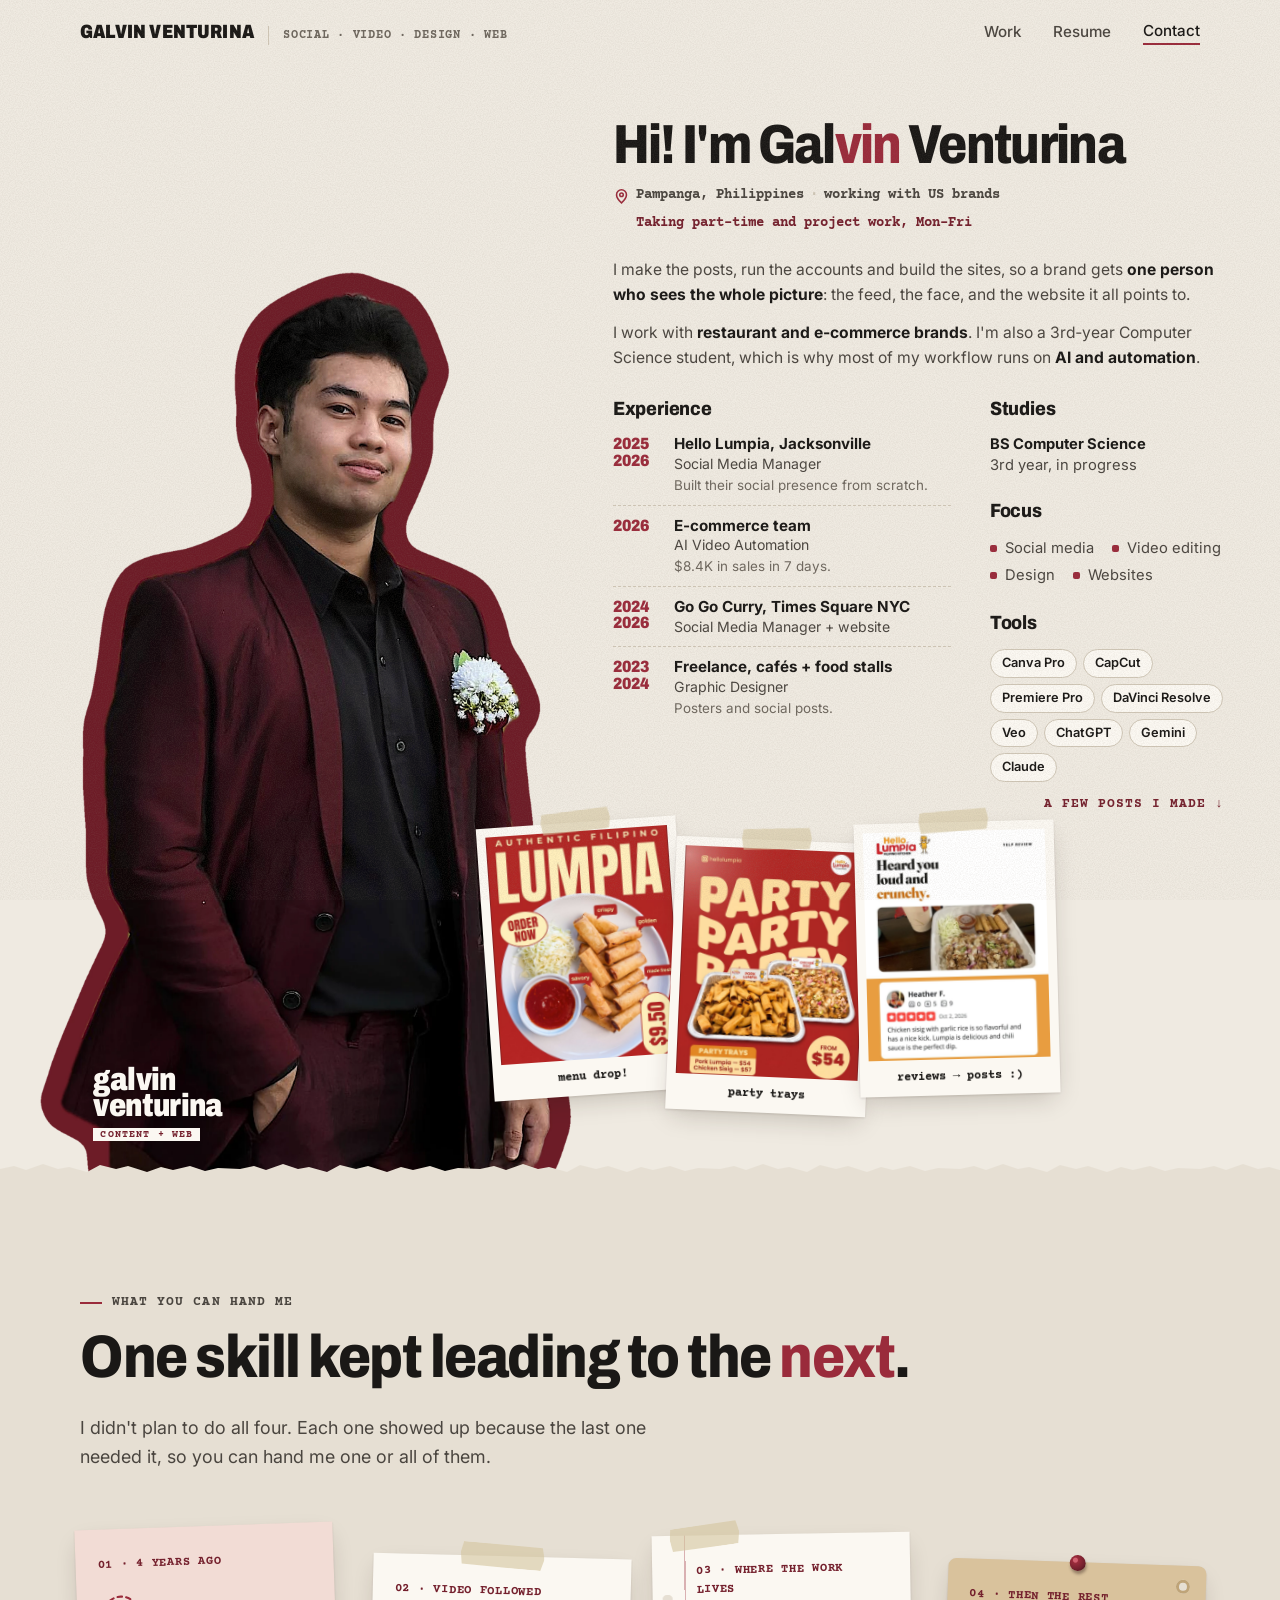
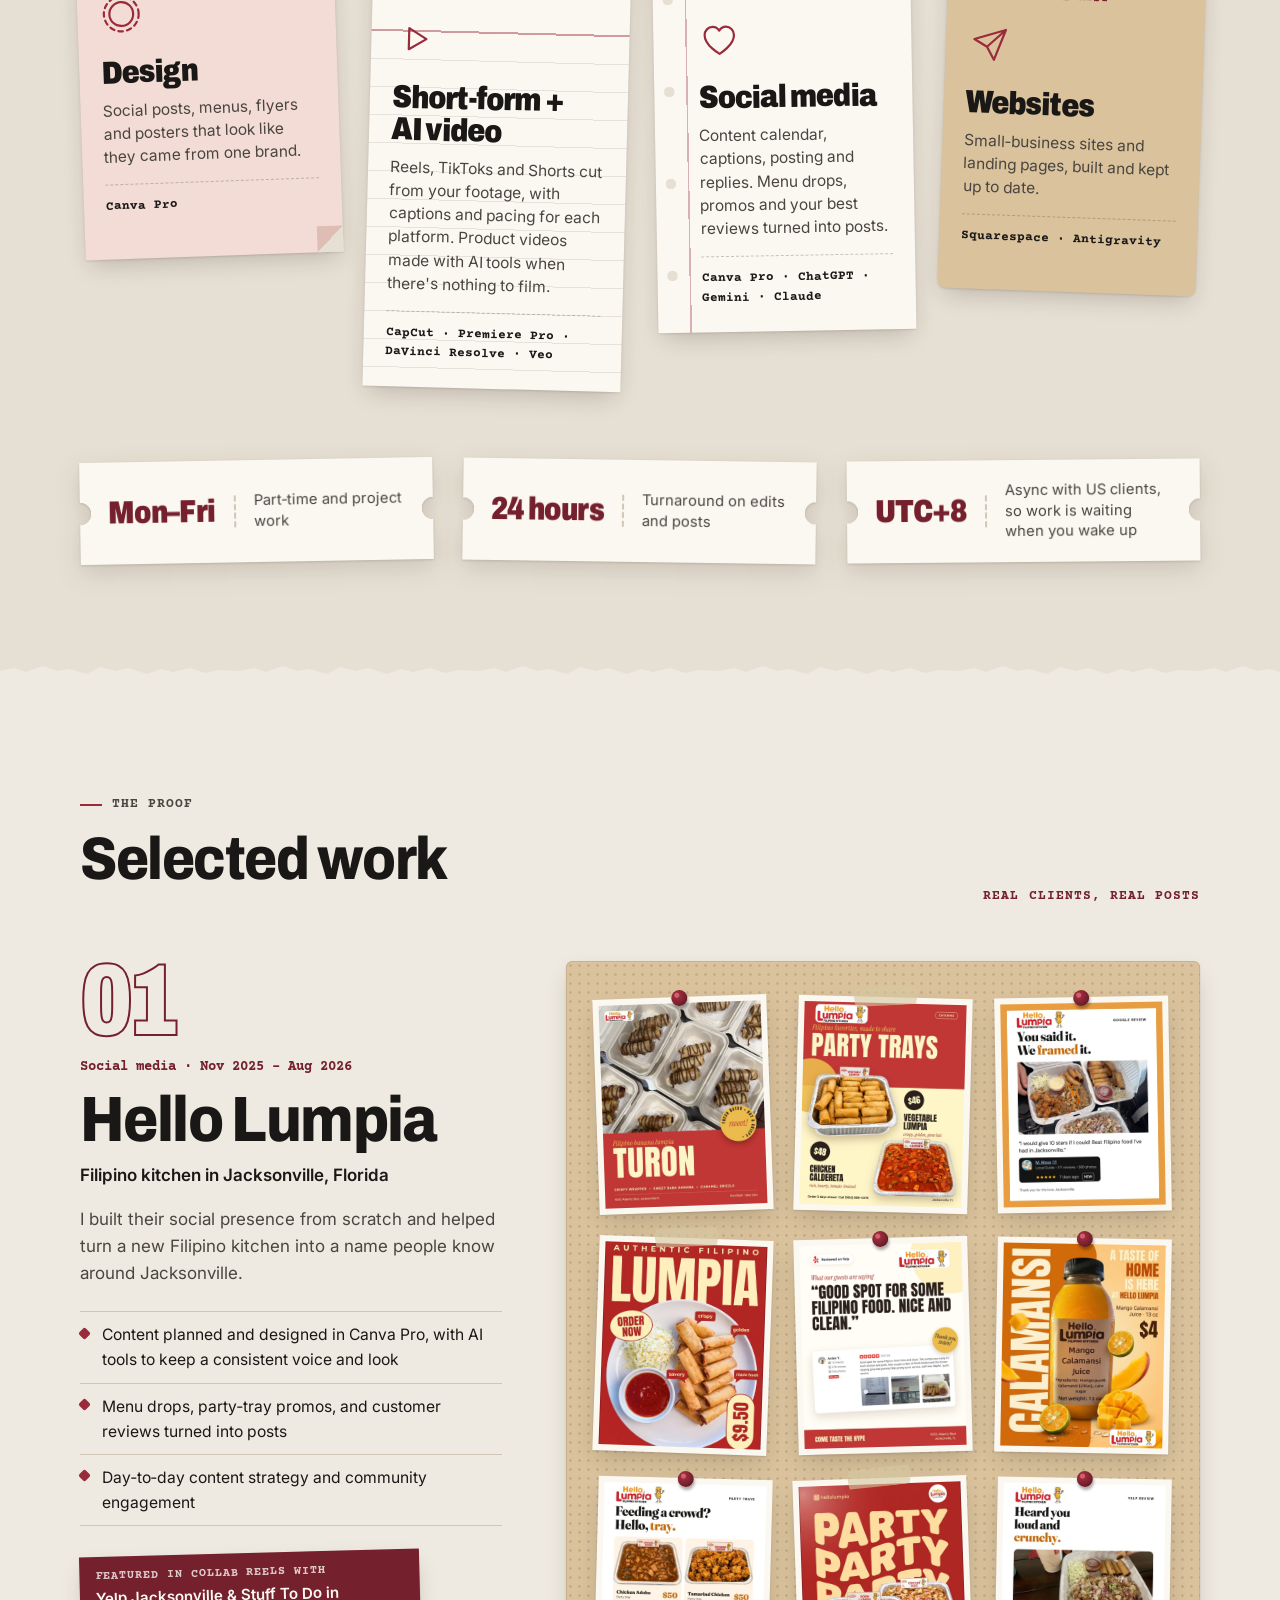
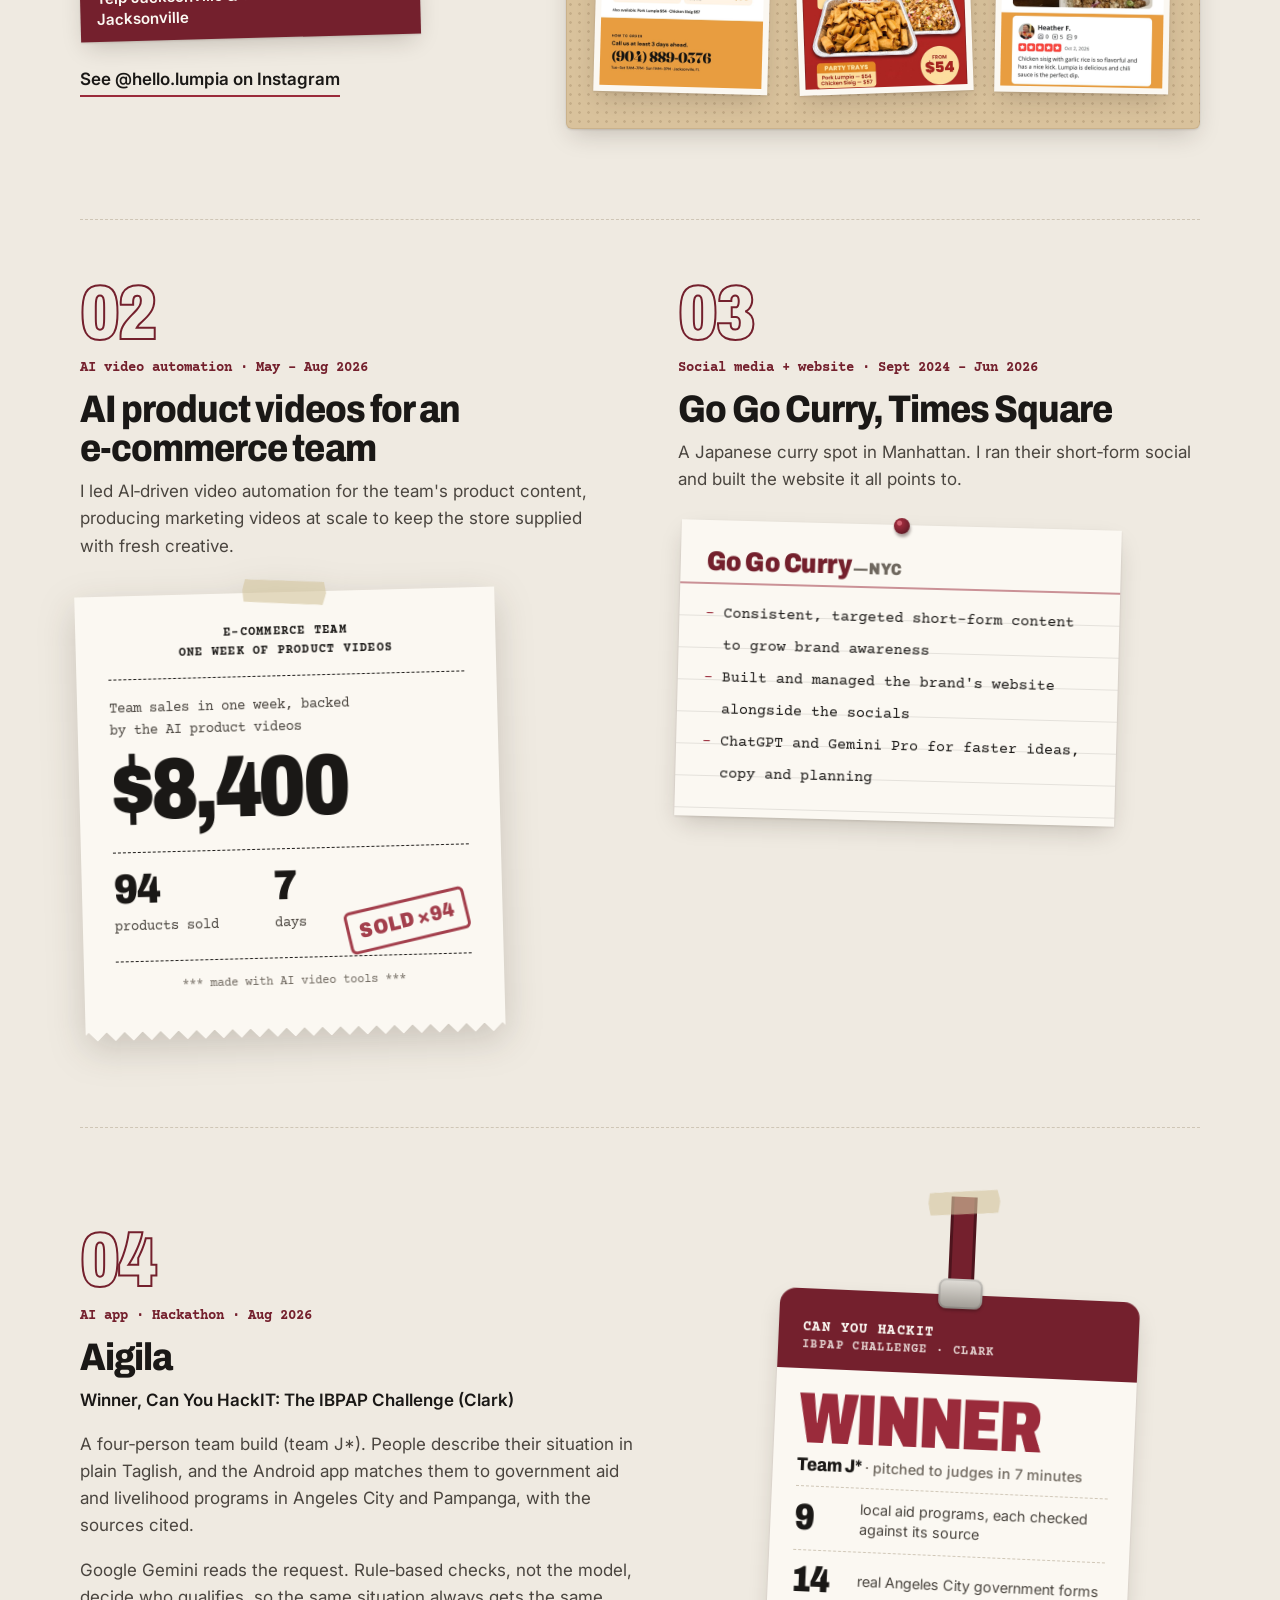
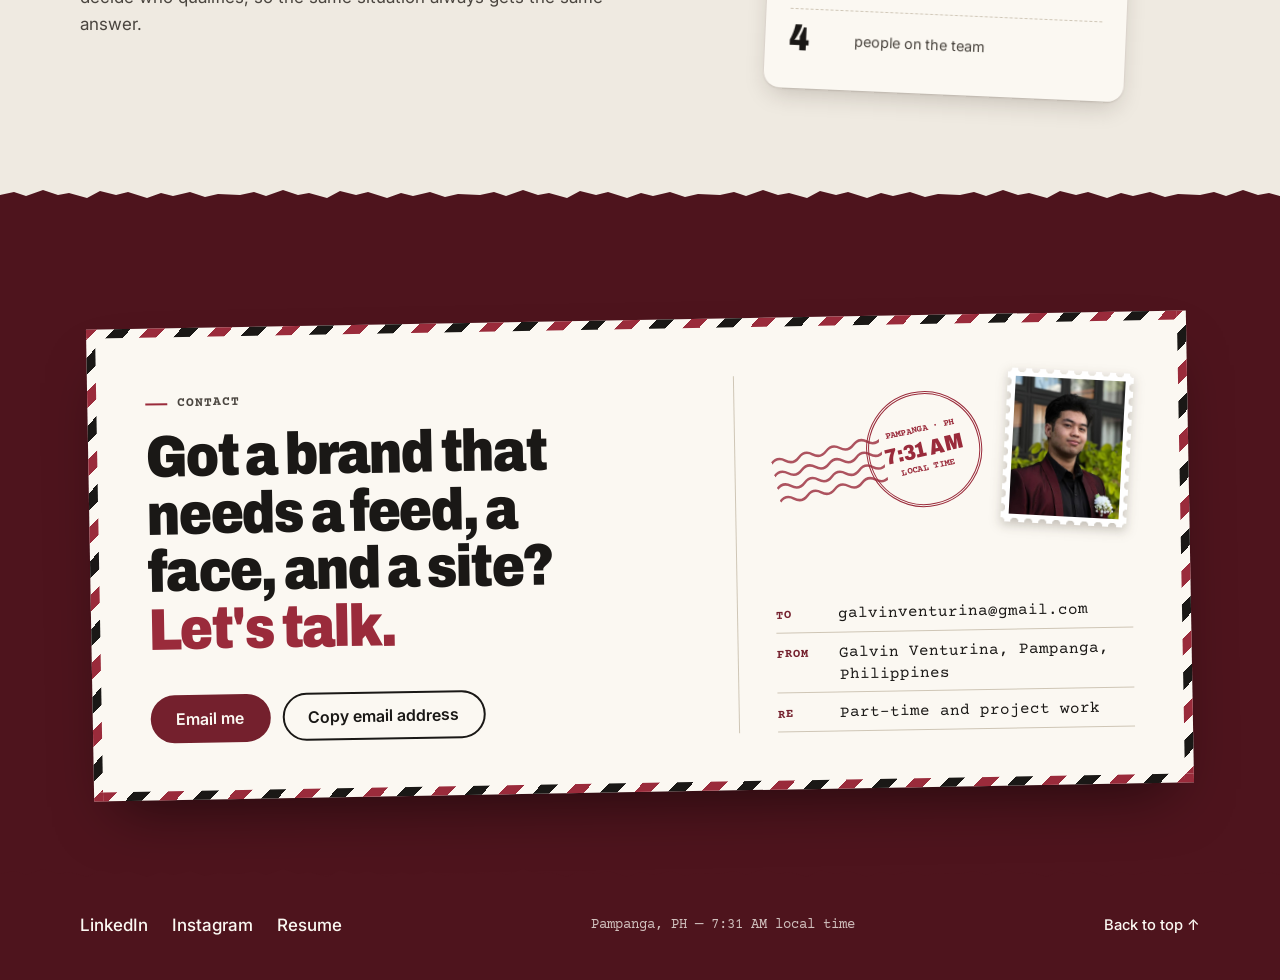
<file: index.html>
<!DOCTYPE html>
<html lang="en">
<head>
  <meta charset="UTF-8">
  <meta name="viewport" content="width=device-width, initial-scale=1.0">
  <title>Galvin Venturina — social, video, design and web</title>
  <meta name="description" content="Galvin Venturina designs the content, runs the accounts and builds the sites for restaurant and e-commerce brands. Based in Pampanga, Philippines. Open to part-time and project work.">
  <link rel="canonical" href="https://galvin111.github.io/portfolio-site/">
  <meta name="theme-color" content="#EFEAE1">

  <!-- Link previews (OnlineJobs, LinkedIn, Messenger, Slack) -->
  <meta property="og:type" content="website">
  <meta property="og:url" content="https://galvin111.github.io/portfolio-site/">
  <meta property="og:title" content="Galvin Venturina — social, video, design and web">
  <meta property="og:description" content="Short-form video, social media, design and websites for restaurant and e-commerce brands. Open to part-time and project work.">
  <meta property="og:image" content="https://galvin111.github.io/portfolio-site/assets/og.png">
  <meta property="og:image:width" content="1200">
  <meta property="og:image:height" content="630">
  <meta property="og:image:alt" content="Galvin Venturina in a burgundy suit, next to the line: social, video, design and web for restaurant and e-commerce brands">
  <meta name="twitter:card" content="summary_large_image">

  <link rel="icon" href="assets/favicon-32.png?v=2" sizes="32x32" type="image/png">
  <link rel="apple-touch-icon" href="assets/apple-touch-icon.png?v=2">

  <link rel="preconnect" href="https://fonts.googleapis.com">
  <link rel="preconnect" href="https://fonts.gstatic.com" crossorigin>
  <link href="https://fonts.googleapis.com/css2?family=Archivo:wdth,wght@75..100,500..900&family=Courier+Prime:wght@400;700&family=Inter:wght@400;500;600;700&display=swap" rel="stylesheet">
  <link rel="preload" as="image" href="assets/me/portrait-cutout.webp" type="image/webp">
  <link rel="stylesheet" href="styles.css?v=20261125d">
</head>
<body>

  <a class="skip-link" href="#work">Skip to the work</a>

  <header class="site-header">
    <div class="wrap header-row">
      <a href="#top" class="wordmark">Galvin Venturina<span class="wordmark-role">Social · Video · Design · Web</span></a>
      <nav class="site-nav" aria-label="Main">
        <a href="#work">Work</a>
        <a href="resume.html">Resume</a>
        <a href="#contact" class="nav-contact">Contact</a>
      </nav>
    </div>
  </header>

  <main id="top">

    <!-- HERO: scrapbook spread -->
    <section class="hero" aria-labelledby="hero-title">
      <div class="wrap hero-grid">

        <div class="hero-portrait">
          <picture>
            <source srcset="assets/me/portrait-cutout.webp" type="image/webp">
            <img src="assets/me/portrait-cutout.png" alt="Galvin Venturina in a burgundy suit, smiling with one hand in a pocket" width="1493" height="2527">
          </picture>
          <p class="portrait-name" aria-hidden="true">galvin<br>venturina<span>content + web</span></p>
        </div>

        <div class="hero-content">
          <div class="hero-head">
            <h1 id="hero-title" class="hero-title">Hi! I'm Gal<span class="accent">vin</span> Venturina</h1>
            <p class="hero-where">
              <svg viewBox="0 0 24 24" aria-hidden="true"><path d="M12 21s-7-6.2-7-11.5a7 7 0 0 1 14 0C19 14.8 12 21 12 21z"/><circle cx="12" cy="9.5" r="2.5"/></svg>
              Pampanga, Philippines <span class="sep" aria-hidden="true">·</span> working with US brands
            </p>
            <p class="hero-avail">Taking part‑time and project work, Mon&#8288;–&#8288;Fri</p>
          </div>

          <div class="hero-intro">
            <p>I make the posts, run the accounts and build the sites, so a brand gets <strong>one person who sees the whole picture</strong>: the feed, the face, and the website it all points to.</p>
            <p>I work with <strong>restaurant and e‑commerce brands</strong>. I'm also a 3rd‑year Computer Science student, which is why most of my workflow runs on <strong>AI and automation</strong>.</p>
          </div>

          <div class="info">
            <div class="info-col">
              <h2 class="info-title">Experience</h2>
              <ol class="xp">
                <li>
                  <span class="xp-years">2025<br>2026</span>
                  <div>
                    <p class="xp-org">Hello Lumpia, Jacksonville</p>
                    <p class="xp-role">Social Media Manager</p>
                    <p class="xp-note">Built their social presence from scratch.</p>
                  </div>
                </li>
                <li>
                  <span class="xp-years">2026</span>
                  <div>
                    <p class="xp-org">E‑commerce team</p>
                    <p class="xp-role">AI Video Automation</p>
                    <p class="xp-note">$8.4K in sales in 7 days.</p>
                  </div>
                </li>
                <li>
                  <span class="xp-years">2024<br>2026</span>
                  <div>
                    <p class="xp-org">Go Go Curry, Times Square NYC</p>
                    <p class="xp-role">Social Media Manager + website</p>
                  </div>
                </li>
                <li>
                  <span class="xp-years">2023<br>2024</span>
                  <div>
                    <p class="xp-org">Freelance, cafés + food stalls</p>
                    <p class="xp-role">Graphic Designer</p>
                    <p class="xp-note">Posters and social posts.</p>
                  </div>
                </li>
              </ol>
            </div>

            <div class="info-col">
              <h2 class="info-title">Studies</h2>
              <p class="info-line"><strong>BS Computer Science</strong><br>3rd year, in progress</p>

              <h2 class="info-title">Focus</h2>
              <ul class="focus">
                <li>Social media</li>
                <li>Video editing</li>
                <li>Design</li>
                <li>Websites</li>
              </ul>

              <h2 class="info-title">Tools</h2>
              <ul class="tools">
                <li>Canva Pro</li>
                <li>CapCut</li>
                <li>Premiere Pro</li>
                <li>DaVinci Resolve</li>
                <li>Veo</li>
                <li>ChatGPT</li>
                <li>Gemini</li>
                <li>Claude</li>
              </ul>
            </div>
          </div>

          <div class="polaroids">
            <p class="scribble polaroids-note" aria-hidden="true">a few posts I made ↓</p>
            <a class="polaroid" href="#work" style="--r:-4deg">
              <img src="assets/work/hl_lumpia.jpg" alt="Lumpia menu post for Hello Lumpia, priced at $9.50" width="800" height="1000">
              <span class="polaroid-cap">menu drop!</span>
            </a>
            <a class="polaroid" href="#work" style="--r:2.5deg">
              <img src="assets/work/hl_party_party.jpg" alt="'Party party party' tray promo for Hello Lumpia, from $54" width="800" height="1000">
              <span class="polaroid-cap">party trays</span>
            </a>
            <a class="polaroid" href="#work" style="--r:-1.5deg">
              <img src="assets/work/hl_review_crunchy.jpg" alt="Yelp review turned into a post: 'Heard you loud and crunchy.'" width="800" height="1000">
              <span class="polaroid-cap">reviews → posts <span aria-hidden="true">:)</span></span>
            </a>
          </div>
        </div>

      </div>
    </section>

    <!-- SERVICES: four pinned notes, in the order the skills arrived -->
    <section class="story torn" id="services" aria-labelledby="services-title">
      <div class="wrap">
        <div class="section-head">
          <p class="label">What you can hand me</p>
          <h2 id="services-title" class="section-title">One skill kept leading to the <span class="accent">next</span>.</h2>
          <p class="lede">I didn't plan to do all four. Each one showed up because the last one needed it, so you can hand me one or all of them.</p>
        </div>

        <ol class="notes">
          <li class="note note-sticky" data-reveal>
            <span class="note-step">01 · 4 years ago</span>
            <svg class="note-icon" viewBox="0 0 48 48" aria-hidden="true"><circle cx="24" cy="24" r="19" stroke-dasharray="5 4.5"/><circle cx="24" cy="24" r="13"/></svg>
            <h3 class="note-title">Design</h3>
            <p>Social posts, menus, flyers and posters that look like they came from one brand.</p>
            <p class="note-tools">Canva Pro</p>
          </li>
          <li class="note note-index" data-reveal>
            <span class="note-step">02 · Video followed</span>
            <svg class="note-icon" viewBox="0 0 48 48" aria-hidden="true"><path d="M17 12.5v23L36 24z"/></svg>
            <h3 class="note-title">Short‑form + AI&nbsp;video</h3>
            <p>Reels, TikToks and Shorts cut from your footage, with captions and pacing for each platform. Product videos made with AI tools when there's nothing to film.</p>
            <p class="note-tools">CapCut · Premiere Pro · DaVinci Resolve · Veo</p>
          </li>
          <li class="note note-page" data-reveal>
            <span class="note-step">03 · Where the work lives</span>
            <svg class="note-icon" viewBox="0 0 48 48" aria-hidden="true"><path d="M24 39S8 29.6 8 18.6C8 13.3 12 9.5 16.8 9.5c3.1 0 5.6 1.7 7.2 4.2 1.6-2.5 4.1-4.2 7.2-4.2C36 9.5 40 13.3 40 18.6 40 29.6 24 39 24 39z"/></svg>
            <h3 class="note-title">Social media</h3>
            <p>Content calendar, captions, posting and replies. Menu drops, promos and your best reviews turned into posts.</p>
            <p class="note-tools">Canva Pro · ChatGPT · Gemini · Claude</p>
          </li>
          <li class="note note-tag" data-reveal>
            <span class="note-step">04 · Then the rest</span>
            <svg class="note-icon" viewBox="0 0 48 48" aria-hidden="true"><path d="M41 8 21 27M41 8 29 41l-8-14-14-8z"/></svg>
            <h3 class="note-title">Websites</h3>
            <p>Small‑business sites and landing pages, built and kept up to date.</p>
            <p class="note-tools">Squarespace · Antigravity</p>
          </li>
        </ol>

        <dl class="terms">
          <div class="ticket" data-reveal><dt>Mon–Fri</dt><dd>Part‑time and project work</dd></div>
          <div class="ticket" data-reveal><dt>24 hours</dt><dd>Turnaround on edits and posts</dd></div>
          <div class="ticket" data-reveal><dt>UTC+8</dt><dd>Async with US clients, so work is waiting when you wake up</dd></div>
        </dl>
      </div>
    </section>

    <!-- WORK -->
    <section class="work torn" id="work" aria-labelledby="work-title">
      <div class="wrap">
        <div class="section-head section-head-row">
          <div>
            <p class="label">The proof</p>
            <h2 id="work-title" class="section-title">Selected work</h2>
          </div>
          <p class="scribble work-note" aria-hidden="true">real clients, real posts</p>
        </div>

        <!-- 01: Hello Lumpia -->
        <article class="case-lumpia" aria-labelledby="hl-title">
          <div class="case-file">
            <p class="case-no">01</p>
            <p class="case-meta">Social media · Nov 2025 – Aug 2026</p>
            <h3 id="hl-title" class="case-title">Hello Lumpia</h3>
            <p class="case-where">Filipino kitchen in Jacksonville, Florida</p>
            <p class="case-desc">I built their social presence from scratch and helped turn a new Filipino kitchen into a name people know around Jacksonville.</p>
            <ul class="case-list">
              <li>Content planned and designed in Canva Pro, with AI tools to keep a consistent voice and look</li>
              <li>Menu drops, party‑tray promos, and customer reviews turned into posts</li>
              <li>Day‑to‑day content strategy and community engagement</li>
            </ul>
            <p class="case-feature"><span>Featured in collab Reels with</span> Yelp Jacksonville &amp; Stuff To Do in Jacksonville</p>
            <a class="text-link" href="https://www.instagram.com/hello.lumpia/" target="_blank" rel="noopener">See @hello.lumpia on Instagram</a>
          </div>

          <div class="pinboard" role="list" aria-label="Posts I designed for Hello Lumpia">
            <figure role="listitem" style="--r:-2deg"><img src="assets/work/hl_turon.jpg" alt="Turon post: banana lumpia with caramel drizzle over a red title band" loading="lazy" width="800" height="1000"></figure>
            <figure role="listitem" style="--r:1.5deg" class="taped"><img src="assets/work/hl_party_trays.jpg" alt="Party trays catering post with vegetable lumpia and chicken caldereta prices" loading="lazy" width="800" height="1000"></figure>
            <figure role="listitem" style="--r:-1deg"><img src="assets/work/hl_review_google.jpg" alt="Google review post: 'You said it. We framed it.'" loading="lazy" width="800" height="1000"></figure>
            <figure role="listitem" style="--r:2deg" class="taped"><img src="assets/work/hl_lumpia.jpg" alt="Authentic Filipino lumpia menu post priced at $9.50" loading="lazy" width="800" height="1000"></figure>
            <figure role="listitem" style="--r:-1.5deg"><img src="assets/work/hl_review_yelp.jpg" alt="Yelp review post: 'Good spot for some Filipino food. Nice and clean.'" loading="lazy" width="800" height="1000"></figure>
            <figure role="listitem" style="--r:1deg"><img src="assets/work/hl_calamansi.jpg" alt="Mango calamansi juice product post" loading="lazy" width="800" height="1000"></figure>
            <figure role="listitem" style="--r:1.5deg"><img src="assets/work/hl_feeding_crowd.jpg" alt="'Feeding a crowd? Hello, tray.' party tray post" loading="lazy" width="800" height="1000"></figure>
            <figure role="listitem" style="--r:-2deg" class="taped"><img src="assets/work/hl_party_party.jpg" alt="'Party party party' tray promo from $54" loading="lazy" width="800" height="1000"></figure>
            <figure role="listitem" style="--r:1deg"><img src="assets/work/hl_review_crunchy.jpg" alt="Yelp review post: 'Heard you loud and crunchy.'" loading="lazy" width="800" height="1000"></figure>
          </div>
        </article>

        <div class="case-pair">
          <!-- 02: AI e-commerce video -->
          <article class="case-small" aria-labelledby="ai-title">
            <p class="case-no">02</p>
            <p class="case-meta">AI video automation · May – Aug 2026</p>
            <h3 id="ai-title" class="case-title case-title-sm">AI product videos for an e‑commerce team</h3>
            <p class="case-desc">I led AI‑driven video automation for the team's product content, producing marketing videos at scale to keep the store supplied with fresh creative.</p>

            <div class="receipt-wrap" data-reveal>
              <div class="receipt">
                <p class="receipt-head">E‑commerce team<br>One week of product videos</p>
                <p class="result-label">Team sales in one week, backed by the AI product videos</p>
                <p class="result-big">$8,400</p>
                <div class="result-row">
                  <div><span class="result-mid">94</span><span class="result-small">products sold</span></div>
                  <div><span class="result-mid">7</span><span class="result-small">days</span></div>
                </div>
                <p class="receipt-foot">*** made with AI video tools ***</p>
                <span class="receipt-stamp" aria-hidden="true">Sold ×94</span>
                <!-- When sample videos are ready, add them here, e.g.
                     <video src="assets/work/ecom_sample_1.mp4" muted playsinline loop controls></video> -->
              </div>
            </div>
          </article>

          <!-- 03: Go Go Curry -->
          <article class="case-small" aria-labelledby="gg-title">
            <p class="case-no">03</p>
            <p class="case-meta">Social media + website · Sept 2024 – Jun 2026</p>
            <h3 id="gg-title" class="case-title case-title-sm">Go Go Curry, Times Square</h3>
            <p class="case-desc">A Japanese curry spot in Manhattan. I ran their short‑form social and built the website it all points to.</p>

            <div class="index-card" data-reveal>
              <p class="index-card-title">Go Go Curry <span>— NYC</span></p>
              <ul>
                <li>Consistent, targeted short‑form content to grow brand awareness</li>
                <li>Built and managed the brand's website alongside the socials</li>
                <li>ChatGPT and Gemini Pro for faster ideas, copy and planning</li>
              </ul>
              <span class="pin" aria-hidden="true"></span>
            </div>
          </article>
        </div>

        <!-- 04: Aigila (hackathon win) -->
        <article class="case-build" aria-labelledby="aigila-title">
          <div>
            <p class="case-no">04</p>
            <p class="case-meta">AI app · Hackathon · Aug 2026</p>
            <h3 id="aigila-title" class="case-title case-title-sm">Aigila</h3>
            <p class="case-where">Winner, Can You HackIT: The IBPAP Challenge (Clark)</p>
            <p class="case-desc">A four‑person team build (team J*). People describe their situation in plain Taglish, and the Android app matches them to government aid and livelihood programs in Angeles City and Pampanga, with the sources cited.</p>
            <p class="case-desc">Google Gemini reads the request. Rule‑based checks, not the model, decide who qualifies, so the same situation always gets the same answer.</p>
          </div>

          <div class="badge-wrap" data-reveal>
            <div class="badge">
              <p class="badge-event">Can You HackIT <span>IBPAP Challenge · Clark</span></p>
              <p class="badge-win">Winner</p>
              <p class="badge-team">Team J* <span>· pitched to judges in 7 minutes</span></p>
              <dl class="build-stats">
                <div><dt>9</dt><dd>local aid programs, each checked against its source</dd></div>
                <div><dt>14</dt><dd>real Angeles City government forms</dd></div>
                <div><dt>4</dt><dd>people on the team</dd></div>
              </dl>
            </div>
          </div>
        </article>
      </div>
    </section>

    <!-- CONTACT: postcard -->
    <section class="contact torn" id="contact" aria-labelledby="cta-title">
      <div class="wrap">
        <div class="postcard" data-reveal>
          <div class="pc-message">
            <p class="label">Contact</p>
            <h2 id="cta-title" class="cta-line">Got a brand that needs a feed, a face, and a site? <span class="accent">Let's talk.</span></h2>
            <div class="cta-actions">
              <a class="btn" href="mailto:galvinventurina@gmail.com">Email me</a>
              <button class="btn btn-ghost" id="copy-email" type="button" data-email="galvinventurina@gmail.com">Copy email address</button>
              <span class="copy-status" id="copy-status" role="status" aria-live="polite"></span>
            </div>
          </div>

          <div class="pc-address">
            <div class="pc-top">
              <div class="postmark" aria-hidden="true">
                <span>Pampanga · PH</span>
                <strong data-clock>--:--</strong>
                <span>local time</span>
              </div>
              <div class="stamp-photo">
                <img src="assets/me/portrait-stamp.jpg" alt="" width="640" height="800" loading="lazy">
              </div>
            </div>
            <dl class="pc-lines">
              <div><dt>To</dt><dd><a href="mailto:galvinventurina@gmail.com">galvinventurina@gmail.com</a></dd></div>
              <div><dt>From</dt><dd>Galvin Venturina, Pampanga, Philippines</dd></div>
              <div><dt>Re</dt><dd>Part‑time and project work</dd></div>
            </dl>
          </div>
        </div>
      </div>
    </section>
  </main>

  <footer class="site-footer">
    <div class="wrap footer-row">
      <ul class="socials">
        <li><a href="https://www.linkedin.com/in/galvin-venturina-35bbb0377/" target="_blank" rel="noopener">LinkedIn</a></li>
        <li><a href="https://www.instagram.com/vin_vntrn/" target="_blank" rel="noopener">Instagram</a></li>
        <li><a href="resume.html">Resume</a></li>
      </ul>
      <p class="local-time">Pampanga, PH — <time data-clock>--:--</time> local time</p>
      <a class="to-top" href="#top">Back to top ↑</a>
    </div>
  </footer>

  <script src="script.js?v=20261125d"></script>
</body>
</html>
</file>
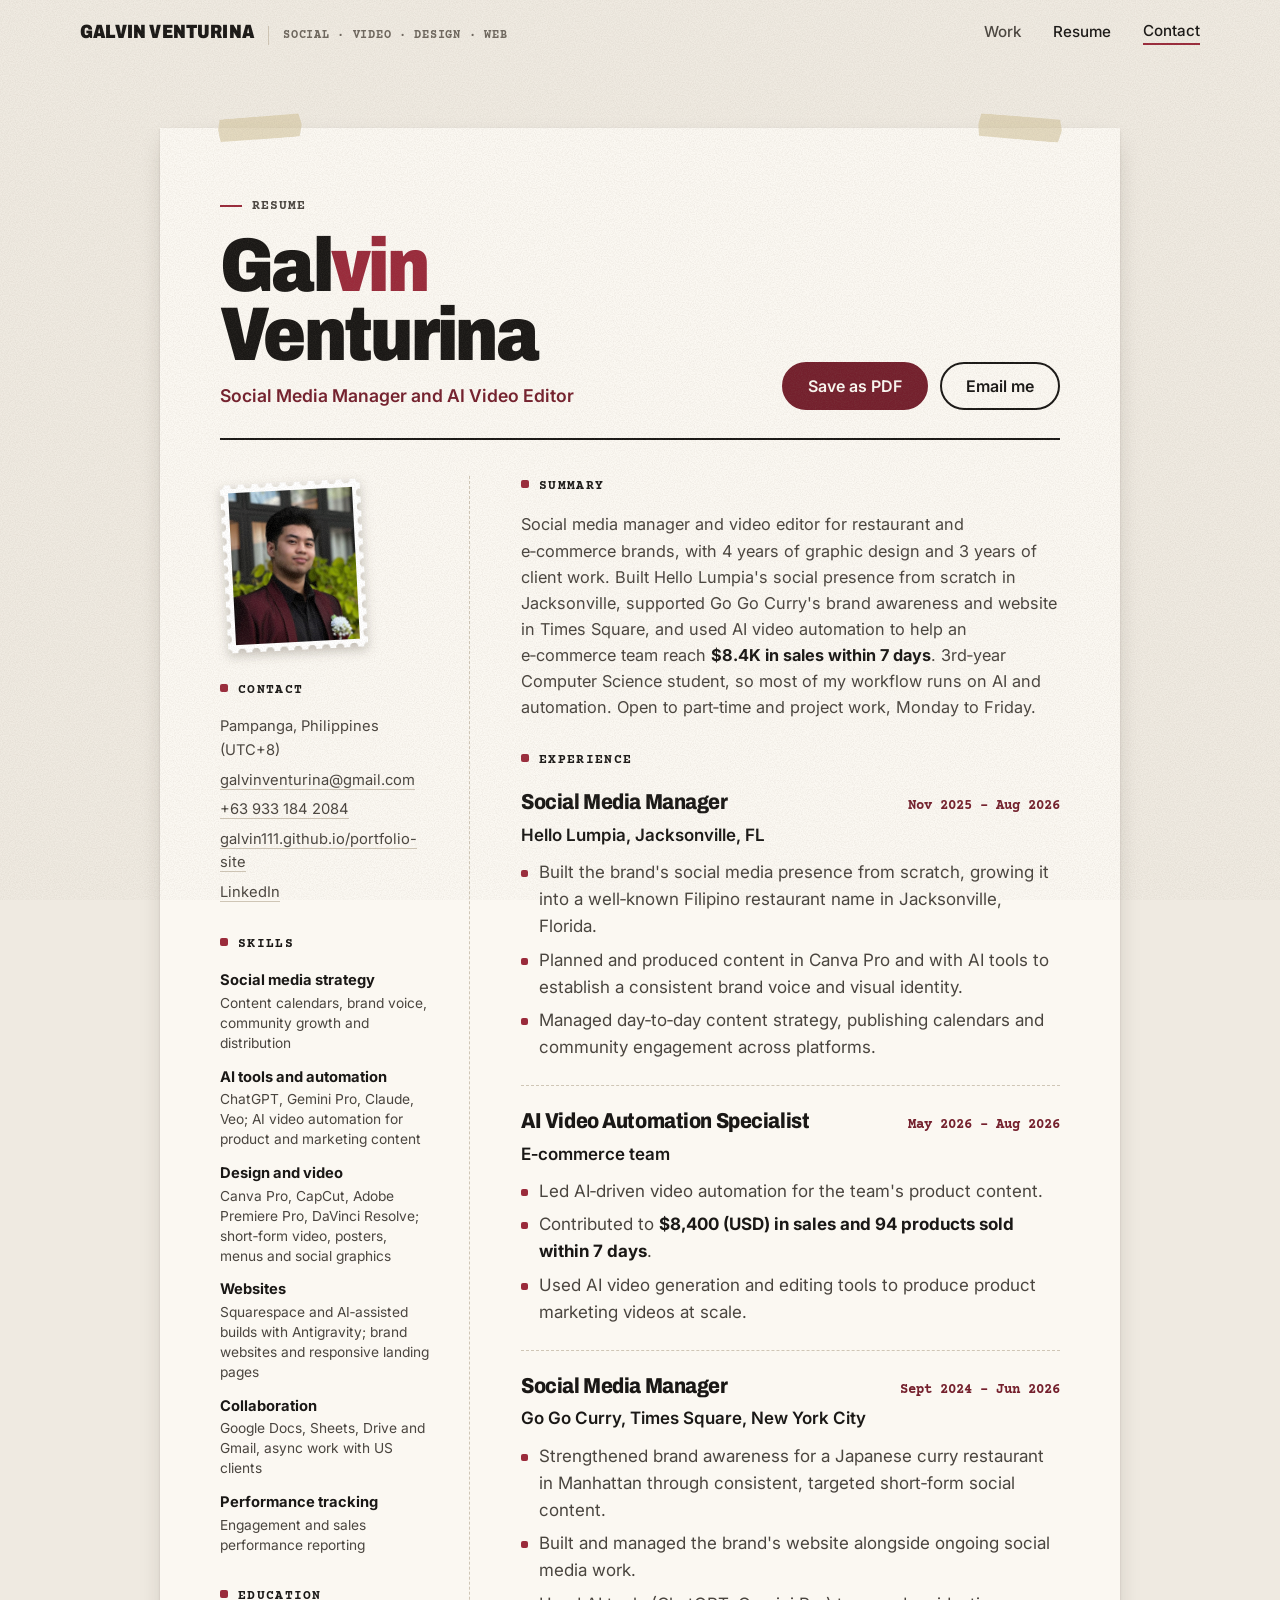
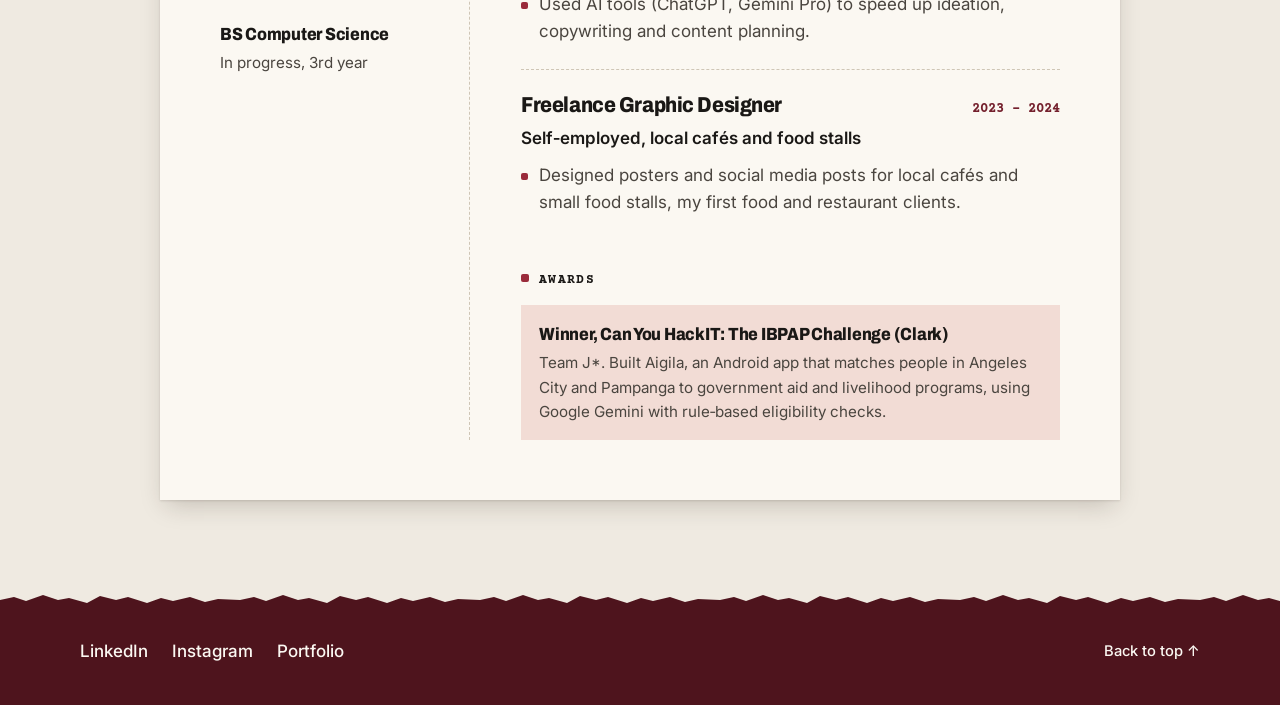
<file: resume.html>
<!DOCTYPE html>
<html lang="en">
<head>
  <meta charset="UTF-8">
  <meta name="viewport" content="width=device-width, initial-scale=1.0">
  <title>Galvin Venturina — Resume</title>
  <meta name="description" content="Resume of Galvin Venturina: social media manager and AI video editor based in Pampanga, Philippines. Open to part-time and project work.">
  <link rel="canonical" href="https://galvin111.github.io/portfolio-site/resume.html">
  <meta name="theme-color" content="#EFEAE1">
  <meta property="og:type" content="profile">
  <meta property="og:url" content="https://galvin111.github.io/portfolio-site/resume.html">
  <meta property="og:title" content="Galvin Venturina — Resume">
  <meta property="og:description" content="Social media manager and AI video editor for restaurant and e-commerce brands. Open to part-time and project work.">
  <meta property="og:image" content="https://galvin111.github.io/portfolio-site/assets/og.png">
  <meta property="og:image:width" content="1200">
  <meta property="og:image:height" content="630">
  <meta name="twitter:card" content="summary_large_image">
  <link rel="icon" href="assets/favicon-32.png?v=2" sizes="32x32" type="image/png">
  <link rel="apple-touch-icon" href="assets/apple-touch-icon.png?v=2">
  <link rel="preconnect" href="https://fonts.googleapis.com">
  <link rel="preconnect" href="https://fonts.gstatic.com" crossorigin>
  <link href="https://fonts.googleapis.com/css2?family=Archivo:wdth,wght@75..100,500..900&family=Courier+Prime:wght@400;700&family=Inter:wght@400;500;600;700&display=swap" rel="stylesheet">
  <link rel="stylesheet" href="styles.css?v=20261125d">
</head>
<body>

  <header class="site-header">
    <div class="wrap header-row">
      <a href="index.html" class="wordmark">Galvin Venturina<span class="wordmark-role">Social · Video · Design · Web</span></a>
      <nav class="site-nav" aria-label="Main">
        <a href="index.html#work">Work</a>
        <a href="resume.html" aria-current="page">Resume</a>
        <a href="index.html#contact" class="nav-contact">Contact</a>
      </nav>
    </div>
  </header>

  <main class="resume-page">
    <div class="wrap resume-wrap">
      <article class="resume-sheet">

        <header class="resume-top">
          <div>
            <p class="label">Resume</p>
            <h1 class="resume-name">Gal<span class="accent">vin</span> Venturina</h1>
            <p class="resume-role">Social Media Manager and AI Video Editor</p>
          </div>
          <div class="resume-actions">
            <button class="btn" type="button" onclick="window.print()">Save as PDF</button>
            <a class="btn btn-ghost" href="mailto:galvinventurina@gmail.com">Email me</a>
          </div>
        </header>

        <div class="resume-grid">
          <aside class="resume-aside">
            <div class="stamp-photo stamp-photo-sm">
              <img src="assets/me/portrait-stamp.jpg" alt="Galvin Venturina" width="640" height="800">
            </div>

            <section class="r-block">
              <h2>Contact</h2>
              <ul class="resume-contacts">
                <li>Pampanga, Philippines (UTC+8)</li>
                <li><a href="mailto:galvinventurina@gmail.com">galvinventurina@gmail.com</a></li>
                <li><a href="tel:+639331842084">+63 933 184 2084</a></li>
                <li><a href="https://galvin111.github.io/portfolio-site/">galvin111.github.io/portfolio-site</a></li>
                <li><a href="https://www.linkedin.com/in/galvin-venturina-35bbb0377/" target="_blank" rel="noopener" data-print="linkedin.com/in/galvin-venturina-35bbb0377">LinkedIn</a></li>
              </ul>
            </section>

            <section class="r-block">
              <h2>Skills</h2>
              <div class="skills">
                <div><h3>Social media strategy</h3><p>Content calendars, brand voice, community growth and distribution</p></div>
                <div><h3>AI tools and automation</h3><p>ChatGPT, Gemini Pro, Claude, Veo; AI video automation for product and marketing content</p></div>
                <div><h3>Design and video</h3><p>Canva Pro, CapCut, Adobe Premiere Pro, DaVinci Resolve; short‑form video, posters, menus and social graphics</p></div>
                <div><h3>Websites</h3><p>Squarespace and AI‑assisted builds with Antigravity; brand websites and responsive landing pages</p></div>
                <div><h3>Collaboration</h3><p>Google Docs, Sheets, Drive and Gmail, async work with US clients</p></div>
                <div><h3>Performance tracking</h3><p>Engagement and sales performance reporting</p></div>
              </div>
            </section>

            <section class="r-block">
              <h2>Education</h2>
              <div class="edu">
                <h3>BS Computer Science</h3>
                <p>In progress, 3rd year</p>
              </div>
            </section>
          </aside>

          <div class="resume-main">
            <section class="r-block">
              <h2>Summary</h2>
              <p class="r-summary">Social media manager and video editor for restaurant and e‑commerce brands, with 4 years of graphic design and 3 years of client work. Built Hello Lumpia's social presence from scratch in Jacksonville, supported Go Go Curry's brand awareness and website in Times Square, and used AI video automation to help an e‑commerce team reach <strong>$8.4K in sales within 7 days</strong>. 3rd‑year Computer Science student, so most of my workflow runs on AI and automation. Open to part‑time and project work, Monday to Friday.</p>
            </section>

            <section class="r-block">
              <h2>Experience</h2>
              <div class="job">
                <div class="job-head">
                  <h3 class="job-role">Social Media Manager</h3>
                  <span class="job-dates">Nov 2025 – Aug 2026</span>
                </div>
                <p class="job-org">Hello Lumpia, Jacksonville, FL</p>
                <ul>
                  <li>Built the brand's social media presence from scratch, growing it into a well‑known Filipino restaurant name in Jacksonville, Florida.</li>
                  <li>Planned and produced content in Canva Pro and with AI tools to establish a consistent brand voice and visual identity.</li>
                  <li>Managed day‑to‑day content strategy, publishing calendars and community engagement across platforms.</li>
                </ul>
              </div>

              <div class="job">
                <div class="job-head">
                  <h3 class="job-role">AI Video Automation Specialist</h3>
                  <span class="job-dates">May 2026 – Aug 2026</span>
                </div>
                <p class="job-org">E‑commerce team</p>
                <ul>
                  <li>Led AI‑driven video automation for the team's product content.</li>
                  <li>Contributed to <strong>$8,400 (USD) in sales and 94 products sold within 7 days</strong>.</li>
                  <li>Used AI video generation and editing tools to produce product marketing videos at scale.</li>
                </ul>
              </div>

              <div class="job">
                <div class="job-head">
                  <h3 class="job-role">Social Media Manager</h3>
                  <span class="job-dates">Sept 2024 – Jun 2026</span>
                </div>
                <p class="job-org">Go Go Curry, Times Square, New York City</p>
                <ul>
                  <li>Strengthened brand awareness for a Japanese curry restaurant in Manhattan through consistent, targeted short‑form social content.</li>
                  <li>Built and managed the brand's website alongside ongoing social media work.</li>
                  <li>Used AI tools (ChatGPT, Gemini Pro) to speed up ideation, copywriting and content planning.</li>
                </ul>
              </div>

              <div class="job">
                <div class="job-head">
                  <h3 class="job-role">Freelance Graphic Designer</h3>
                  <span class="job-dates">2023 – 2024</span>
                </div>
                <p class="job-org">Self‑employed, local cafés and food stalls</p>
                <ul>
                  <li>Designed posters and social media posts for local cafés and small food stalls, my first food and restaurant clients.</li>
                </ul>
              </div>
            </section>

            <section class="r-block">
              <h2>Awards</h2>
              <div class="edu award">
                <h3>Winner, Can You HackIT: The IBPAP Challenge (Clark)</h3>
                <p>Team J*. Built Aigila, an Android app that matches people in Angeles City and Pampanga to government aid and livelihood programs, using Google Gemini with rule‑based eligibility checks.</p>
              </div>
            </section>
          </div>
        </div>

      </article>
    </div>
  </main>

  <footer class="site-footer">
    <div class="wrap footer-row">
      <ul class="socials">
        <li><a href="https://www.linkedin.com/in/galvin-venturina-35bbb0377/" target="_blank" rel="noopener">LinkedIn</a></li>
        <li><a href="https://www.instagram.com/vin_vntrn/" target="_blank" rel="noopener">Instagram</a></li>
        <li><a href="index.html">Portfolio</a></li>
      </ul>
      <a class="to-top" href="#">Back to top ↑</a>
    </div>
  </footer>
</body>
</html>
</file>
<file: styles.css>
/* ==========================================================
   Galvin Venturina — portfolio
   Scrapbook look: warm paper, ink-black type, wine accent
   pulled from the burgundy suit in the portrait.
   Type: Archivo (display), Inter (body),
   Courier Prime (typewriter labels and captions).
   ========================================================== */

:root {
  --paper: #EFEAE1;
  --paper-2: #E6DFD3;
  --card: #FBF8F2;          /* polaroids, sheets, receipt, postcard */
  --ink: #1A1816;
  --ink-2: #4A453F;         /* body copy on paper */
  --faint: #6E675E;         /* small meta text, still AA on paper */
  --line: #CFC6B6;
  --wine: #74202D;          /* matches the suit + portrait outline */
  --wine-deep: #4E141D;     /* contact + footer background */
  --wine-bright: #9A2B3B;   /* accent words, hovers */
  --blush: #F2DCD5;         /* sticky note */
  --kraft: #D9C29C;         /* tag + pinboard */
  --tape: rgba(214, 199, 160, .62);
  --shadow: 0 1px 2px rgba(40, 28, 16, .12), 0 10px 24px -6px rgba(40, 28, 16, .22);

  --f-display: "Archivo", "Arial Narrow", system-ui, sans-serif;
  --f-body: "Inter", system-ui, -apple-system, "Segoe UI", sans-serif;
  --f-type: "Courier Prime", "Courier New", ui-monospace, monospace;

  --wrap: 1200px;
  --gutter: clamp(16px, 4vw, 40px);
  --ease: cubic-bezier(.2, .7, .2, 1);

  /* hand-torn top edge used between sections */
  --torn: url("data:image/svg+xml,%3Csvg xmlns='http://www.w3.org/2000/svg' viewBox='0 0 240 18' preserveAspectRatio='none'%3E%3Cpath d='M0 18V9l14-3 12 4 17-6 15 5 11-2 18 5 13-7 16 4 12-3 19 6 14-5 12 3 17-4 15 5 13-3 22 1v9z'/%3E%3C/svg%3E");
}

*, *::before, *::after { box-sizing: border-box; }
html { scroll-behavior: smooth; -webkit-text-size-adjust: 100%; }
body {
  margin: 0;
  background: var(--paper);
  color: var(--ink);
  font-family: var(--f-body);
  font-size: 1.0625rem;
  line-height: 1.6;
  -webkit-font-smoothing: antialiased;
  overflow-x: hidden;
}
/* paper grain over everything, photos included, so it all reads as printed */
body::before {
  content: ""; position: fixed; inset: 0; z-index: 100; pointer-events: none;
  background-image: url("data:image/svg+xml,%3Csvg xmlns='http://www.w3.org/2000/svg' width='220' height='220'%3E%3Cfilter id='n'%3E%3CfeTurbulence type='fractalNoise' baseFrequency='.85' numOctaves='3' stitchTiles='stitch'/%3E%3CfeColorMatrix values='0 0 0 0 .3 0 0 0 0 .25 0 0 0 0 .2 .45 0 0 0 -.16'/%3E%3C/filter%3E%3Crect width='100%25' height='100%25' filter='url(%23n)'/%3E%3C/svg%3E");
  opacity: .5;
}
img { max-width: 100%; display: block; }
a { color: inherit; }
p { margin: 0 0 1em; }
h1, h2, h3 { margin: 0; font-family: var(--f-display); font-weight: 800; font-stretch: 88%; letter-spacing: -0.025em; }
ul, ol { margin: 0; padding: 0; }
strong { font-weight: 700; color: var(--ink); }

:focus-visible { outline: 2.5px solid var(--wine-bright); outline-offset: 3px; border-radius: 3px; }

.wrap { width: 100%; max-width: var(--wrap); margin: 0 auto; padding: 0 var(--gutter); }

.skip-link {
  position: absolute; left: 12px; top: -48px; z-index: 50;
  background: var(--ink); color: var(--paper); padding: 8px 14px; border-radius: 4px; text-decoration: none;
}
.skip-link:focus { top: 12px; }

/* ---------- Shared scrapbook pieces ---------- */
.accent { color: var(--wine-bright); }

/* typewriter eyebrow above section titles */
.label {
  display: inline-flex; align-items: center; gap: 10px;
  font-family: var(--f-type); font-size: .82rem; font-weight: 700;
  text-transform: uppercase; letter-spacing: .08em; color: var(--ink-2);
  margin-bottom: 14px;
}
.label::before { content: ""; width: 22px; height: 2px; background: var(--wine-bright); }

/* hand-cut tape strip */
.polaroid::before, .pinboard .taped::before, .note-index::before, .note-page::before,
.receipt-wrap::before, .badge-wrap::after, .resume-sheet::before, .resume-sheet::after {
  content: ""; position: absolute; z-index: 2;
  width: 84px; height: 24px; background: var(--tape);
  clip-path: polygon(3% 0, 97% 4%, 100% 50%, 96% 100%, 2% 94%, 0 45%);
}

/* push pin */
.pin, .pinboard figure:not(.taped)::after, .note-tag::before {
  content: ""; position: absolute; z-index: 2; top: -7px; left: 50%; translate: -50% 0;
  width: 16px; height: 16px; border-radius: 50%;
  background: radial-gradient(circle at 35% 32%, #D0606F 0 2px, var(--wine-bright) 3px, var(--wine) 60%, #3A0E15);
  box-shadow: 1px 3px 3px rgba(30, 10, 10, .35);
}

/* small typed aside next to a block of work */
.scribble { font-family: var(--f-type); font-weight: 700; font-size: .8rem; letter-spacing: .08em; text-transform: uppercase; color: var(--wine); line-height: 1.3; margin: 0; }

.section-title { font-size: clamp(2.2rem, 4.8vw, 3.75rem); line-height: 1; margin-bottom: .45em; text-wrap: balance; }
.lede { font-size: 1.12rem; color: var(--ink-2); max-width: 52ch; margin: 0; }

.text-link {
  display: inline-block; font-weight: 600; text-decoration: none; color: var(--ink);
  border-bottom: 2px solid var(--wine-bright); padding-bottom: 2px; transition: color .2s;
}
.text-link:hover { color: var(--wine-bright); }

.btn {
  display: inline-flex; align-items: center; justify-content: center; min-height: 48px; padding: 0 24px;
  font: 600 1rem var(--f-body); text-decoration: none; border-radius: 999px; cursor: pointer;
  background: var(--wine); color: var(--card); border: 2px solid var(--wine);
  transition: background-color .2s, color .2s, translate .2s var(--ease), box-shadow .2s;
}
.btn:hover { translate: -2px -2px; box-shadow: 3px 3px 0 var(--ink); background: var(--wine-bright); border-color: var(--wine-bright); }
.btn-ghost { background: transparent; color: var(--ink); border-color: var(--ink); }
.btn-ghost:hover { background: var(--card); color: var(--ink); border-color: var(--ink); }

/* sections after the hero start with a torn paper edge */
.torn, .site-footer { position: relative; }
.torn::before, .site-footer::before {
  content: ""; position: absolute; left: 0; right: 0; top: -17px; height: 18px;
  background-color: inherit;
  -webkit-mask: var(--torn) 0 0 / 240px 18px repeat-x;
          mask: var(--torn) 0 0 / 240px 18px repeat-x;
}

/* scroll-in: things get dropped onto the page */
@media (prefers-reduced-motion: no-preference) {
  .js [data-reveal] { opacity: 0; translate: 0 26px; transition: opacity .6s var(--ease), translate .8s var(--ease); }
  .js [data-reveal].is-in { opacity: 1; translate: 0 0; }
  .js .notes > :nth-child(2) { transition-delay: .1s; }
  .js .notes > :nth-child(3) { transition-delay: .2s; }
  .js .notes > :nth-child(4) { transition-delay: .3s; }
  .js .terms > :nth-child(2) { transition-delay: .1s; }
  .js .terms > :nth-child(3) { transition-delay: .2s; }
}

/* ---------- Header ---------- */
.site-header {
  position: sticky; top: 0; z-index: 20;
  background: rgba(239, 234, 225, .86);
  backdrop-filter: blur(10px); -webkit-backdrop-filter: blur(10px);
  border-bottom: 1.5px solid transparent;
  transition: border-color .3s;
}
.site-header.scrolled { border-bottom-color: var(--line); }
.header-row { display: flex; align-items: center; justify-content: space-between; height: 64px; }
.wordmark {
  display: inline-flex; align-items: baseline; gap: 14px;
  font-family: var(--f-display); font-weight: 900; font-stretch: 80%; font-size: 1.2rem;
  text-transform: uppercase; text-decoration: none; letter-spacing: .01em;
}
.wordmark-role {
  font-family: var(--f-type); font-weight: 700; font-stretch: normal; font-size: .76rem; letter-spacing: .06em;
  color: var(--faint); padding-left: 14px; border-left: 1.5px solid var(--line);
}
.site-nav { display: flex; align-items: center; gap: clamp(16px, 3vw, 32px); font-size: .95rem; font-weight: 500; }
.site-nav a { text-decoration: none; color: var(--ink-2); transition: color .2s; }
.site-nav a:hover, .site-nav a[aria-current="page"] { color: var(--ink); }
.site-nav .nav-contact { color: var(--ink); border-bottom: 2px solid var(--wine-bright); }

/* ---------- Hero: scrapbook spread ---------- */
.hero { padding-top: clamp(16px, 3vh, 36px); }
.hero .wrap { max-width: 1320px; }
.hero-grid {
  display: grid; grid-template-columns: minmax(0, .92fr) minmax(0, 1.08fr);
  gap: clamp(20px, 3vw, 48px); align-items: end;
}

.hero-portrait { position: relative; align-self: end; }
.hero-portrait img { width: 100%; max-width: 600px; height: auto; margin: 0 auto; }
.portrait-name {
  position: absolute; left: 10%; bottom: 4%; margin: 0;
  font-family: var(--f-display); font-weight: 900; font-stretch: 80%;
  font-size: clamp(1.5rem, 2.5vw, 2.3rem); line-height: .82; letter-spacing: -0.02em;
  color: var(--card); text-shadow: 0 2px 10px rgba(0, 0, 0, .35);
}
.portrait-name span {
  display: block; width: max-content; margin-top: 8px; padding: 3px 7px 2px;
  font-family: var(--f-type); font-weight: 700; font-size: .3em; letter-spacing: .12em;
  text-transform: uppercase; color: var(--wine); background: var(--card); text-shadow: none;
}

.hero-content { padding: clamp(8px, 3vh, 28px) 0 clamp(40px, 7vh, 72px); }
.hero-head { margin-bottom: 22px; }
.hero-title { font-size: clamp(2.3rem, 4.3vw, 3.9rem); line-height: .95; font-stretch: 84%; letter-spacing: -0.03em; text-wrap: balance; }
.hero-where {
  display: flex; align-items: center; flex-wrap: wrap; gap: 6px; margin: 14px 0 0;
  font-family: var(--f-type); font-weight: 700; font-size: .85rem; color: var(--ink-2);
}
.hero-where svg { width: 17px; height: 17px; fill: none; stroke: var(--wine-bright); stroke-width: 2.2; }
.hero-where .sep { color: var(--line); }
.hero-avail { margin: 6px 0 0 23px; font-family: var(--f-type); font-weight: 700; font-size: .85rem; color: var(--wine); }

.hero-intro { max-width: 64ch; }
.hero-intro p { font-size: .98rem; color: var(--ink-2); margin-bottom: .8em; }

.info { display: grid; grid-template-columns: minmax(0, 1.15fr) minmax(0, .85fr); gap: clamp(20px, 3vw, 40px); margin-top: 24px; }
.info-title { font-size: 1.2rem; font-stretch: 90%; margin: 0 0 10px; letter-spacing: -0.01em; }
.info-title ~ .info-title { margin-top: 20px; }

.xp { list-style: none; }
.xp li { display: grid; grid-template-columns: 3.1rem minmax(0, 1fr); gap: 12px; padding: 10px 0; border-top: 1.5px dashed var(--line); }
.xp li:first-child { border-top: 0; padding-top: 0; }
.xp-years { font-family: var(--f-display); font-weight: 900; font-stretch: 85%; font-size: 1.02rem; line-height: 1; color: var(--wine-bright); padding-top: 2px; }
.xp p { margin: 0; }
.xp-org { font-weight: 700; font-size: .95rem; line-height: 1.3; }
.xp-role { font-size: .88rem; color: var(--ink-2); line-height: 1.4; }
.xp-note { font-size: .84rem; color: var(--faint); line-height: 1.4; margin-top: 2px !important; }

.info-line { font-size: .92rem; color: var(--ink-2); line-height: 1.4; margin: 0; }
.focus { list-style: none; display: flex; flex-wrap: wrap; gap: 2px 18px; font-size: .92rem; color: var(--ink-2); }
.focus li { position: relative; padding-left: 15px; line-height: 1.7; white-space: nowrap; }
.focus li::before { content: ""; position: absolute; left: 0; top: .62em; width: 7px; height: 7px; border-radius: 2px; background: var(--wine-bright); }
.tools { list-style: none; display: flex; flex-wrap: wrap; gap: 6px; }
.tools li {
  font-size: .8rem; font-weight: 600; line-height: 1; color: var(--ink);
  padding: 7px 11px; background: var(--card); border: 1px solid var(--line); border-radius: 999px;
}

/* polaroids of real posts */
.polaroids { position: relative; z-index: 2; display: flex; align-items: flex-start; margin: 40px 0 0 clamp(-170px, -10vw, -40px); padding-right: 14px; }
.polaroids-note { position: absolute; right: 16px; top: -26px; }
.polaroid {
  position: relative; flex: 1 1 0; min-width: 0; max-width: 200px; margin-right: -14px;
  background: var(--card); padding: 9px 9px 0; box-shadow: var(--shadow);
  color: var(--ink); text-decoration: none;
  rotate: var(--r, 0deg);
  transition: rotate .4s var(--ease), scale .4s var(--ease), box-shadow .4s;
}
.polaroid:nth-of-type(2) { margin-top: 18px; }
.polaroid::before { top: -12px; left: 50%; translate: -50% 0; rotate: -4deg; width: 70px; height: 22px; }
.polaroid img { width: 100%; height: auto; aspect-ratio: 4 / 5; object-fit: cover; background: var(--paper-2); }
.polaroid-cap { display: block; text-align: center; font-family: var(--f-type); font-weight: 700; font-size: .78rem; line-height: 1.2; padding: 10px 4px 12px; }
.polaroid:hover, .polaroid:focus-visible { rotate: 0deg; scale: 1.05; z-index: 3; box-shadow: 0 2px 4px rgba(40, 28, 16, .14), 0 22px 40px -10px rgba(40, 28, 16, .35); }

/* page-load: portrait rises, polaroids drop onto the page */
@media (prefers-reduced-motion: no-preference) {
  .js .hero-portrait img { animation: rise .9s var(--ease) both; }
  .js .polaroid { animation: drop .8s var(--ease) both; }
  .js .polaroid:nth-of-type(1) { animation-delay: .25s; }
  .js .polaroid:nth-of-type(2) { animation-delay: .38s; }
  .js .polaroid:nth-of-type(3) { animation-delay: .51s; }
}
@keyframes rise { from { opacity: 0; translate: 0 28px; } to { opacity: 1; translate: 0 0; } }
@keyframes drop { from { opacity: 0; translate: 0 -26px; } to { opacity: 1; translate: 0 0; } }

/* ---------- Story: four pinned notes ---------- */
.story { padding: clamp(80px, 12vh, 130px) 0 clamp(88px, 13vh, 140px); background-color: var(--paper-2); }
.notes {
  list-style: none; display: grid; grid-template-columns: repeat(4, minmax(0, 1fr));
  gap: clamp(16px, 2.4vw, 30px); align-items: start; margin-top: clamp(40px, 6vh, 64px);
}
.note { position: relative; padding: 26px 22px 24px; box-shadow: var(--shadow); rotate: var(--r, 0deg); min-height: 330px; }
.note:nth-child(1) { --r: -2deg; }
.note:nth-child(2) { --r: 1.5deg; margin-top: 30px; }
.note:nth-child(3) { --r: -1deg; margin-top: 8px; }
.note:nth-child(4) { --r: 2deg; margin-top: 36px; }
.note-step { display: block; font-family: var(--f-type); font-weight: 700; font-size: .76rem; letter-spacing: .06em; text-transform: uppercase; color: var(--wine); }
.note-icon { width: 44px; height: 44px; margin: 18px 0 12px; fill: none; stroke: var(--wine-bright); stroke-width: 2.4; stroke-linecap: round; stroke-linejoin: round; }
.note-title { font-size: 2rem; font-weight: 900; font-stretch: 84%; line-height: 1; margin-bottom: 10px; }
.note p { font-size: .97rem; color: var(--ink-2); line-height: 1.5; margin: 0; }
.note .note-tools {
  margin-top: 16px; padding-top: 12px; border-top: 1.5px dashed rgba(74, 69, 63, .3);
  font-family: var(--f-type); font-weight: 700; font-size: .8rem; line-height: 1.5; color: var(--ink);
}

/* each note is a different kind of paper */
.note-sticky { background: var(--blush); }
.note-sticky::after { /* curled corner */
  content: ""; position: absolute; right: 0; bottom: 0; width: 26px; height: 26px;
  background: linear-gradient(315deg, var(--paper-2) 0 50%, #DDBDB4 50% 100%);
}
.note-index {
  background:
    linear-gradient(transparent 0 76px, rgba(154, 43, 59, .45) 76px 78px, transparent 78px),
    repeating-linear-gradient(transparent 0 27px, rgba(74, 69, 63, .12) 27px 28px) 0 78px / 100% calc(100% - 78px) no-repeat,
    var(--card);
}
.note-index::before { top: -12px; left: 50%; translate: -50% 0; rotate: 3deg; }
.note-page {
  padding-left: 44px;
  background:
    radial-gradient(circle, var(--paper-2) 0 5px, transparent 5.5px) 8px 18px / 14px 92px repeat-y,
    linear-gradient(90deg, transparent 32px, rgba(154, 43, 59, .35) 32px 33.5px, transparent 33.5px),
    var(--card);
}
.note-page::before { top: -11px; left: 18px; rotate: -8deg; width: 70px; }
.note-tag { background: var(--kraft); border-radius: 8px; }
.note-tag::after { /* eyelet */
  content: ""; position: absolute; top: 14px; right: 16px; width: 14px; height: 14px; border-radius: 50%;
  background: var(--paper-2); box-shadow: inset 0 0 0 3px #BFA478;
}

/* working terms as torn-off ticket stubs */
.terms { display: grid; grid-template-columns: repeat(3, minmax(0, 1fr)); gap: clamp(16px, 2.4vw, 30px); margin: clamp(56px, 8vh, 84px) 0 0; }
.ticket {
  position: relative; display: flex; align-items: center; padding: 20px 28px; rotate: var(--r, 0deg);
  filter: drop-shadow(0 1px 1px rgba(40, 28, 16, .14)) drop-shadow(0 8px 12px rgba(40, 28, 16, .14));
}
.ticket:nth-child(1) { --r: -1deg; }
.ticket:nth-child(2) { --r: .8deg; }
.ticket:nth-child(3) { --r: -.5deg; }
.ticket::before { /* paper with a notch bitten out of each end */
  content: ""; position: absolute; inset: 0; background: var(--card);
  -webkit-mask: radial-gradient(circle at 0 50%, #0000 11px, #000 11.5px) 0 0 / 51% 100% no-repeat,
                radial-gradient(circle at 100% 50%, #0000 11px, #000 11.5px) 100% 0 / 51% 100% no-repeat;
          mask: radial-gradient(circle at 0 50%, #0000 11px, #000 11.5px) 0 0 / 51% 100% no-repeat,
                radial-gradient(circle at 100% 50%, #0000 11px, #000 11.5px) 100% 0 / 51% 100% no-repeat;
}
.ticket dt {
  position: relative; flex: none; white-space: nowrap; padding-right: 18px; margin-right: 18px; border-right: 2px dashed var(--line);
  font-family: var(--f-display); font-weight: 900; font-stretch: 80%; font-size: clamp(1.7rem, 2.5vw, 2.15rem); line-height: 1; letter-spacing: -0.02em; color: var(--wine);
}
.ticket dd { position: relative; margin: 0; font-size: .92rem; line-height: 1.4; color: var(--ink-2); }

/* ---------- Work ---------- */
.work { padding: clamp(80px, 12vh, 130px) 0 clamp(80px, 12vh, 140px); background-color: var(--paper); }
.section-head-row { display: flex; justify-content: space-between; align-items: flex-end; gap: 24px; flex-wrap: wrap; margin-bottom: clamp(28px, 5vh, 48px); }
.work-note { margin-bottom: 12px; }

.case-no {
  font-family: var(--f-display); font-weight: 900; font-stretch: 75%;
  font-size: clamp(4rem, 8vw, 6.5rem); line-height: .8; letter-spacing: -0.03em;
  color: transparent; -webkit-text-stroke: 2px var(--wine); margin: 0 0 14px;
}
.case-meta { font-family: var(--f-type); font-weight: 700; font-size: .85rem; color: var(--wine); margin-bottom: 10px; }
.case-title { font-size: clamp(2.25rem, 5vw, 4rem); line-height: .98; margin-bottom: 10px; }
.case-title-sm { font-size: clamp(1.7rem, 3vw, 2.4rem); line-height: 1.02; }
.case-where { color: var(--ink); font-weight: 600; margin-bottom: 1em; }
.case-desc { color: var(--ink-2); max-width: 52ch; }
.case-list { list-style: none; margin: 1.4em 0 1.6em; max-width: 52ch; }
.case-list li { position: relative; padding: 10px 0 10px 22px; border-top: 1px solid var(--line); font-size: .98rem; }
.case-list li:last-child { border-bottom: 1px solid var(--line); }
.case-list li::before { content: ""; position: absolute; left: 0; top: 1.05em; width: 9px; height: 9px; border-radius: 2px; background: var(--wine-bright); transform: rotate(45deg); }
.case-feature {
  display: inline-block; max-width: 34ch; margin: 0 0 28px; padding: 12px 16px;
  background: var(--wine); color: var(--card); font-weight: 600; font-size: .95rem; line-height: 1.35;
  rotate: -1.5deg; box-shadow: var(--shadow);
}
.case-feature span { display: block; font-family: var(--f-type); font-size: .74rem; letter-spacing: .08em; text-transform: uppercase; opacity: .8; margin-bottom: 4px; }

/* 01 — case file beside a pinboard of posts */
.case-lumpia {
  display: grid; grid-template-columns: minmax(0, .8fr) minmax(0, 1.2fr);
  gap: clamp(32px, 5vw, 72px); align-items: start;
}
.case-file { position: sticky; top: 96px; }
.pinboard {
  display: grid; grid-template-columns: repeat(3, minmax(0, 1fr)); gap: clamp(14px, 2vw, 26px);
  padding: clamp(22px, 3vw, 36px) clamp(16px, 2.5vw, 30px);
  background: radial-gradient(rgba(90, 62, 30, .16) 1px, transparent 1.6px) 0 0 / 9px 9px, var(--kraft);
  border-radius: 6px; box-shadow: inset 0 0 0 1px rgba(90, 62, 30, .12), var(--shadow);
}
.pinboard figure {
  position: relative; margin: 0; padding: 6px; background: var(--card); box-shadow: var(--shadow);
  rotate: var(--r, 0deg); transition: rotate .4s var(--ease), scale .4s var(--ease);
}
.pinboard .taped::before { top: -11px; left: 50%; translate: -50% 0; rotate: -5deg; width: 64px; height: 20px; }
.pinboard img { width: 100%; height: auto; aspect-ratio: 4 / 5; object-fit: cover; background: var(--paper-2); }
.pinboard figure:hover { rotate: 0deg; scale: 1.06; z-index: 3; }

/* 02 + 03 side by side */
.case-pair {
  display: grid; grid-template-columns: repeat(2, minmax(0, 1fr)); gap: clamp(40px, 6vw, 88px);
  margin-top: clamp(72px, 10vh, 120px); padding-top: clamp(48px, 7vh, 72px); border-top: 1.5px dashed var(--line);
}
.case-small .case-no { font-size: clamp(3.2rem, 6vw, 4.8rem); }

/* receipt */
.receipt-wrap { position: relative; max-width: 420px; margin-top: 32px; rotate: -1.5deg; filter: drop-shadow(0 12px 18px rgba(40, 28, 16, .18)); }
.receipt-wrap::before { top: -12px; left: 50%; translate: -50% 0; rotate: 3deg; }
.receipt {
  --z: 9px;
  position: relative; background: var(--card); padding: 30px clamp(22px, 4vw, 32px) 46px;
  font-family: var(--f-type);
  -webkit-mask: conic-gradient(from -45deg at bottom, #0000, #000 1deg 89deg, #0000 90deg) 50% / calc(2 * var(--z)) 100%;
          mask: conic-gradient(from -45deg at bottom, #0000, #000 1deg 89deg, #0000 90deg) 50% / calc(2 * var(--z)) 100%;
}
.receipt-head { text-align: center; text-transform: uppercase; letter-spacing: .1em; font-weight: 700; font-size: .78rem; line-height: 1.5; padding-bottom: 16px; margin-bottom: 18px; border-bottom: 1.5px dashed var(--ink); }
.result-label { font-size: .86rem; color: var(--ink-2); max-width: 32ch; margin-bottom: 10px; }
.result-big { font-family: var(--f-display); font-weight: 900; font-stretch: 80%; font-size: clamp(3.4rem, 7vw, 5.4rem); line-height: .9; letter-spacing: -0.04em; margin: 0 0 22px; }
.result-row { display: flex; gap: clamp(28px, 6vw, 56px); border-top: 1.5px dashed var(--ink); padding-top: 16px; }
.result-mid { display: block; font-family: var(--f-display); font-weight: 900; font-stretch: 85%; font-size: clamp(2rem, 4vw, 2.6rem); line-height: 1; letter-spacing: -0.03em; }
.result-small { display: block; font-size: .85rem; color: var(--ink-2); margin-top: 6px; }
.receipt-foot { text-align: center; font-size: .76rem; color: var(--faint); margin: 22px 0 0; padding-top: 14px; border-top: 1.5px dashed var(--ink); }
.receipt-stamp {
  position: absolute; right: 8%; bottom: 92px;
  font-family: var(--f-display); font-weight: 900; font-stretch: 85%; font-size: 1.3rem; text-transform: uppercase; letter-spacing: .02em;
  color: var(--wine-bright); border: 3px solid var(--wine-bright); border-radius: 6px; padding: 2px 10px;
  rotate: -12deg; opacity: .9;
}
.receipt video { width: 100%; margin-top: 20px; }

/* index card */
.index-card {
  position: relative; max-width: 440px; margin-top: 32px; padding: 18px 26px 26px;
  rotate: 1.5deg; box-shadow: var(--shadow);
  background:
    linear-gradient(transparent 0 62px, rgba(154, 43, 59, .5) 62px 64px, transparent 64px),
    repeating-linear-gradient(transparent 0 31px, rgba(74, 69, 63, .13) 31px 32px) 0 64px / 100% calc(100% - 64px) no-repeat,
    var(--card);
}
.index-card-title { font-family: var(--f-display); font-weight: 900; font-stretch: 85%; font-size: 1.7rem; line-height: 46px; letter-spacing: -0.02em; color: var(--wine); height: 46px; margin: 0 0 14px; }
.index-card-title span { font-size: .6em; color: var(--faint); }
.index-card ul { list-style: none; }
.index-card li { position: relative; padding-left: 18px; font-family: var(--f-type); font-size: .92rem; line-height: 32px; color: var(--ink); }
.index-card li::before { content: "–"; position: absolute; left: 0; color: var(--wine-bright); }

/* 04 — hackathon lanyard badge, taped to the page */
.case-build {
  display: grid; grid-template-columns: minmax(0, 1.1fr) minmax(0, .9fr); gap: clamp(40px, 6vw, 88px); align-items: center;
  margin-top: clamp(72px, 10vh, 120px); padding-top: clamp(48px, 7vh, 72px); border-top: 1.5px dashed var(--line);
}
.case-build .case-no { font-size: clamp(3.2rem, 6vw, 4.8rem); }
.badge-wrap { position: relative; justify-self: center; width: min(100%, 360px); padding-top: 104px; rotate: 2.5deg; transform-origin: 50% 0; }
.badge-wrap::before { /* strap */
  content: ""; position: absolute; top: 6px; left: 50%; translate: -50% 0; width: 26px; height: 110px;
  background: var(--wine); box-shadow: inset 3px 0 0 var(--wine-deep), inset -3px 0 0 var(--wine-deep);
}
.badge-wrap::after { top: 0; left: 50%; translate: -50% 0; rotate: -6deg; width: 72px; }
.badge { position: relative; background: var(--card); border-radius: 16px; padding-bottom: 20px; box-shadow: var(--shadow); }
.badge::before { /* clip */
  content: ""; position: absolute; z-index: 2; top: -16px; left: 50%; translate: -50% 0; width: 44px; height: 30px; border-radius: 8px;
  background: linear-gradient(180deg, #E2DFD9, #9E9A93); box-shadow: inset 0 0 0 2px rgba(0, 0, 0, .12), 0 2px 3px rgba(0, 0, 0, .25);
}
.badge-event {
  margin: 0; padding: 30px 24px 16px; background: var(--wine); color: var(--card); border-radius: 16px 16px 0 0;
  font-family: var(--f-type); font-weight: 700; font-size: .86rem; letter-spacing: .1em; text-transform: uppercase; line-height: 1.35;
}
.badge-event span { display: block; font-size: .72rem; opacity: .8; }
.badge-win {
  margin: 20px 24px 4px; font-family: var(--f-display); font-weight: 900; font-stretch: 75%;
  font-size: clamp(3.4rem, 6vw, 4.5rem); line-height: .85; letter-spacing: -0.03em; text-transform: uppercase; color: var(--wine-bright);
}
.badge-team { margin: 0 24px 8px; font-family: var(--f-display); font-weight: 800; font-stretch: 88%; font-size: 1.15rem; line-height: 1.3; color: var(--ink); }
.badge-team span { font-family: var(--f-body); font-weight: 500; font-stretch: normal; font-size: .78em; color: var(--faint); }
.build-stats { margin: 0 24px; }
.build-stats div { display: grid; grid-template-columns: 3.2rem minmax(0, 1fr); gap: 14px; align-items: center; padding: 11px 0; border-top: 1.5px dashed var(--line); }
.build-stats dt { font-family: var(--f-display); font-weight: 900; font-stretch: 80%; font-size: 2.3rem; line-height: 1; letter-spacing: -0.03em; }
.build-stats dd { margin: 0; font-size: .9rem; line-height: 1.4; color: var(--ink-2); }

/* ---------- Contact: postcard ---------- */
.contact { padding: clamp(90px, 13vh, 150px) 0 clamp(64px, 10vh, 110px); background-color: var(--wine-deep); }
.postcard {
  position: relative; display: grid; grid-template-columns: minmax(0, 1.15fr) minmax(0, .85fr);
  gap: clamp(28px, 4vw, 56px); max-width: 1100px; margin: 0 auto;
  padding: clamp(32px, 4.5vw, 60px); background: var(--card); rotate: -1deg;
  box-shadow: 0 30px 60px -24px rgba(0, 0, 0, .55);
}
.postcard::before { /* airmail border */
  content: ""; position: absolute; inset: 0; pointer-events: none;
  border: 9px solid transparent;
  border-image: repeating-linear-gradient(-45deg, var(--wine-bright) 0 12px, transparent 12px 24px, var(--ink) 24px 36px, transparent 36px 48px) 9;
}
.cta-line { font-size: clamp(2.2rem, 4.6vw, 4rem); font-weight: 900; font-stretch: 84%; line-height: .98; letter-spacing: -0.03em; max-width: 14ch; }
.cta-actions { display: flex; flex-wrap: wrap; align-items: center; gap: 12px; margin-top: clamp(28px, 4vh, 40px); }
.copy-status { font-size: .92rem; font-weight: 600; color: var(--wine); min-height: 1.2em; }

.pc-address { display: flex; flex-direction: column; justify-content: space-between; gap: 32px; padding-left: clamp(24px, 3vw, 44px); border-left: 1.5px solid var(--line); }
.pc-top { display: flex; justify-content: flex-end; align-items: flex-start; gap: 22px; }
.postmark {
  position: relative; display: grid; place-content: center; text-align: center; flex: none;
  width: 116px; height: 116px; border-radius: 50%; border: 3px double var(--wine-bright);
  color: var(--wine-bright); font-family: var(--f-type); rotate: -12deg; margin-top: 18px;
}
.postmark span { font-size: .58rem; font-weight: 700; letter-spacing: .05em; text-transform: uppercase; }
.postmark strong { color: inherit; font-family: var(--f-display); font-weight: 900; font-stretch: 85%; font-size: 1.35rem; line-height: 1.15; }
.postmark::after { /* cancellation waves */
  content: ""; position: absolute; right: 88%; top: 26%; width: 110px; height: 50px; opacity: .8;
  background: url("data:image/svg+xml,%3Csvg xmlns='http://www.w3.org/2000/svg' viewBox='0 0 110 50' fill='none' stroke='%239A2B3B' stroke-width='2.5'%3E%3Cpath d='M0 6q7-6 14 0t14 0 14 0 14 0 14 0 14 0 14 0 14 0M0 19q7-6 14 0t14 0 14 0 14 0 14 0 14 0 14 0 14 0M0 32q7-6 14 0t14 0 14 0 14 0 14 0 14 0 14 0 14 0M0 45q7-6 14 0t14 0 14 0 14 0 14 0 14 0 14 0 14 0'/%3E%3C/svg%3E") no-repeat;
}

/* perforated postage stamp with the portrait inside.
   Sizes stay multiples of 14px so the holes land evenly on every edge. */
.stamp-photo {
  position: relative; flex: none; width: 126px; height: 154px; padding: 8px; rotate: 4deg;
  filter: drop-shadow(0 4px 6px rgba(40, 28, 16, .28));
}
.stamp-photo::before {
  content: ""; position: absolute; inset: 0; background: #fff;
  -webkit-mask: radial-gradient(circle, #0000 0 4px, #000 4.5px) -7px -7px / 14px 14px;
          mask: radial-gradient(circle, #0000 0 4px, #000 4.5px) -7px -7px / 14px 14px;
}
.stamp-photo img { position: relative; width: 100%; height: 100%; object-fit: cover; object-position: 50% 20%; }

.pc-lines { margin: 0; }
.pc-lines div { display: grid; grid-template-columns: 3.4rem minmax(0, 1fr); align-items: baseline; gap: 8px; padding: 10px 0 6px; border-bottom: 1.5px solid var(--line); }
.pc-lines dt { font-family: var(--f-type); font-weight: 700; font-size: .76rem; letter-spacing: .08em; text-transform: uppercase; color: var(--wine); }
.pc-lines dd { margin: 0; font-family: var(--f-type); font-size: 1rem; line-height: 1.35; overflow-wrap: anywhere; }
.pc-lines a { text-decoration: none; color: var(--ink); }
.pc-lines a:hover { color: var(--wine-bright); }

/* ---------- Footer ---------- */
.site-footer { padding: 30px 0 40px; background-color: var(--wine-deep); color: var(--card); }
.footer-row { display: flex; justify-content: space-between; align-items: center; gap: 16px 28px; flex-wrap: wrap; }
.socials { list-style: none; display: flex; gap: 24px; }
.socials a, .to-top { text-decoration: none; color: var(--card); font-weight: 500; }
.socials a:hover, .to-top:hover { text-decoration: underline; text-underline-offset: 4px; }
.local-time { margin: 0; font-family: var(--f-type); font-size: .85rem; color: rgba(251, 248, 242, .75); }
.to-top { font-size: .92rem; }

/* ---------- Responsive ---------- */
@media (max-width: 1080px) {
  .hero-grid { grid-template-columns: minmax(0, .85fr) minmax(0, 1.15fr); }
  .notes { grid-template-columns: repeat(2, minmax(0, 1fr)); gap: 40px 28px; }
  .note { min-height: 0; }
  .note:nth-child(n) { margin-top: 0; }
  .note:nth-child(even) { margin-top: 24px; }
  .terms { grid-template-columns: 1fr; max-width: 560px; }
}
@media (max-width: 900px) {
  .wordmark-role { display: none; }

  /* hero stacks: name, photo, then the rest */
  .hero-grid { grid-template-columns: 1fr; gap: 0; }
  .hero-content { display: contents; }
  .hero-head { order: 0; margin-bottom: 18px; }
  .hero-portrait { order: 1; width: min(80%, 380px); margin: 0 auto 32px; }
  .hero-portrait::after { /* tape over the flat bottom of the cutout */
    content: ""; position: absolute; left: -6%; right: -6%; bottom: -10px; height: 26px;
    background: var(--tape); clip-path: polygon(1% 0, 99% 8%, 100% 55%, 98% 100%, 0 92%, 1% 45%);
  }
  .hero-intro { order: 2; }
  .info { order: 3; }
  .polaroids { order: 4; margin: 52px 0 64px; }
  .polaroids-note { right: 4%; }

  .case-lumpia, .case-pair, .case-build { grid-template-columns: 1fr; }
  .case-file { position: static; }
  .postcard { grid-template-columns: 1fr; rotate: -.6deg; }
  .pc-address { padding-left: 0; border-left: 0; padding-top: 28px; border-top: 1.5px solid var(--line); }
  .pc-top { justify-content: space-between; }
  .postmark::after { display: none; }
}
@media (max-width: 560px) {
  body { font-size: 1rem; }
  .site-nav { gap: 16px; font-size: .9rem; }
  .wordmark { font-size: 1.02rem; }
  .hero-avail { margin-left: 0; }
  .info { grid-template-columns: 1fr; gap: 24px; }
  .polaroid { padding: 6px 6px 0; margin-right: -10px; }
  .polaroid-cap { font-size: .66rem; padding: 7px 2px 9px; }
  .notes { grid-template-columns: 1fr; gap: 36px; }
  .note:nth-child(even) { margin-top: 0; }
  .pinboard { gap: 10px; padding: 18px 12px; }
  .pinboard figure { padding: 4px; }
  .receipt-stamp { font-size: 1.05rem; bottom: 98px; }
  .postmark { width: 98px; height: 98px; }
  .postmark strong { font-size: 1.1rem; }
  .footer-row { flex-direction: column; align-items: flex-start; }
}

@media (prefers-reduced-motion: reduce) {
  html { scroll-behavior: auto; }
  *, *::before, *::after { transition-duration: .01ms !important; animation-duration: .01ms !important; animation-iteration-count: 1 !important; }
}

/* ==========================================================
   Resume page
   ========================================================== */
.resume-page { padding: clamp(40px, 7vh, 88px) 0 clamp(80px, 12vh, 130px); }
.resume-wrap { max-width: 1040px; }
.resume-sheet { position: relative; background: var(--card); padding: clamp(28px, 5vw, 60px); box-shadow: var(--shadow); }
.resume-sheet::before { top: -12px; left: 6%; rotate: -5deg; }
.resume-sheet::after { top: -12px; right: 6%; rotate: 4deg; }
.resume-top {
  display: grid; grid-template-columns: minmax(0, 1fr) auto; align-items: end; gap: 20px 32px;
  padding-bottom: 28px; margin-bottom: 36px; border-bottom: 2.5px solid var(--ink);
}
.resume-name { font-size: clamp(2.6rem, 7vw, 4.75rem); line-height: .92; font-weight: 900; font-stretch: 84%; letter-spacing: -0.035em; }
.resume-role { font-size: 1.1rem; color: var(--wine); font-weight: 600; margin: 12px 0 0; }
.resume-actions { display: flex; gap: 12px; flex-wrap: wrap; }

.resume-grid { display: grid; grid-template-columns: 250px minmax(0, 1fr); gap: clamp(28px, 4vw, 52px); }
.resume-aside { padding-right: clamp(20px, 3vw, 36px); border-right: 1.5px dashed var(--line); }
.resume-aside .stamp-photo { margin: 6px 0 30px 4px; width: 140px; height: 168px; rotate: -3deg; }
.r-block + .r-block { margin-top: 30px; }
.r-block h2 {
  font-family: var(--f-type); font-weight: 700; font-stretch: normal; font-size: .82rem; letter-spacing: .1em;
  text-transform: uppercase; color: var(--ink); margin-bottom: 14px;
}
.r-block h2::before { content: ""; display: inline-block; width: 8px; height: 8px; border-radius: 2px; background: var(--wine-bright); margin-right: 10px; vertical-align: 1px; }
.resume-contacts { list-style: none; display: grid; gap: 6px; color: var(--ink-2); font-size: .92rem; }
.resume-contacts a { text-decoration: none; border-bottom: 1.5px solid var(--line); overflow-wrap: anywhere; }
.resume-contacts a:hover { color: var(--ink); border-color: var(--wine-bright); }
.skills { display: grid; gap: 12px; }
.skills h3 { font-family: var(--f-body); font-weight: 700; font-stretch: normal; font-size: .92rem; letter-spacing: 0; margin-bottom: 1px; }
.skills p { color: var(--ink-2); font-size: .86rem; line-height: 1.45; margin: 0; }
.edu h3 { font-size: 1.1rem; letter-spacing: -0.015em; }
.edu p { color: var(--ink-2); font-size: .95rem; margin: 2px 0 14px; }
.edu p:last-child { margin-bottom: 0; }
.award { padding: 16px 18px; background: var(--blush); }

.r-summary { color: var(--ink-2); font-size: 1.02rem; max-width: 64ch; margin: 0; }
.job { padding: 18px 0; border-top: 1.5px dashed var(--line); }
.job:first-of-type { border-top: 0; padding-top: 0; }
.job-head { display: flex; justify-content: space-between; gap: 16px; flex-wrap: wrap; align-items: baseline; }
.job-role { font-size: 1.35rem; letter-spacing: -0.02em; }
.job-dates { font-family: var(--f-type); font-weight: 700; font-size: .85rem; color: var(--wine); white-space: nowrap; }
.job-org { color: var(--ink); font-weight: 600; margin: 2px 0 10px; }
.job ul { list-style: none; }
.job li { position: relative; padding-left: 18px; color: var(--ink-2); margin: 6px 0; max-width: 64ch; }
.job li::before { content: ""; position: absolute; left: 0; top: .66em; width: 7px; height: 7px; border-radius: 2px; background: var(--wine-bright); }

@media (max-width: 760px) {
  .resume-top { grid-template-columns: 1fr; align-items: start; }
  .resume-grid { grid-template-columns: 1fr; }
  .resume-aside { padding-right: 0; border-right: 0; padding-bottom: 28px; border-bottom: 1.5px dashed var(--line); }
}
/* "Save as PDF": one tight page an employer can attach */
@page { margin: 12mm 14mm; }
@media print {
  :root { --paper: #fff; --paper-2: #fff; --card: #fff; --ink: #111; --ink-2: #333; --faint: #555; --line: #bbb; }
  html { font-size: 12.2px; }
  body::before, .resume-sheet::before, .resume-sheet::after, .site-footer::before { display: none !important; }
  .site-header, .resume-actions, .site-footer, .resume-top .label { display: none !important; }
  body { font-size: 1rem; line-height: 1.42; }
  .resume-page { padding: 0; }
  .resume-wrap { max-width: none; padding: 0; }
  .resume-sheet { box-shadow: none; padding: 0; }
  .resume-top { padding-bottom: 14px; margin-bottom: 18px; border-bottom-width: 2px; }
  .resume-name { font-size: 3.6rem; }
  .resume-role { margin-top: 6px; }
  .resume-grid { grid-template-columns: 28% minmax(0, 1fr); gap: 28px; }
  .resume-aside { padding: 0 22px 0 0; border-right: 1.5px dashed var(--line); border-bottom: 0; }
  .resume-aside .stamp-photo { width: 98px; height: 126px; margin: 2px 0 18px 2px; filter: none; }
  .r-block + .r-block { margin-top: 18px; }
  .r-block h2 { margin-bottom: 8px; }
  .resume-contacts { gap: 3px; }
  .skills { gap: 7px; }
  .r-summary { font-size: 1rem; max-width: none; }
  .job { padding: 10px 0; }
  .job-role { font-size: 1.2rem; }
  .job-org { margin: 1px 0 4px; }
  .job li { margin: 2px 0; max-width: none; }
  .award { background: none; padding: 0; }
  .r-block h2, .job-head { break-after: avoid; }
  .job, .skills > div, .edu { break-inside: avoid; }
  /* print the full LinkedIn address instead of the word "LinkedIn" */
  .resume-contacts a[data-print] { font-size: 0; }
  .resume-contacts a[data-print]::after { content: attr(data-print); font-size: .92rem; }
}
</file>
